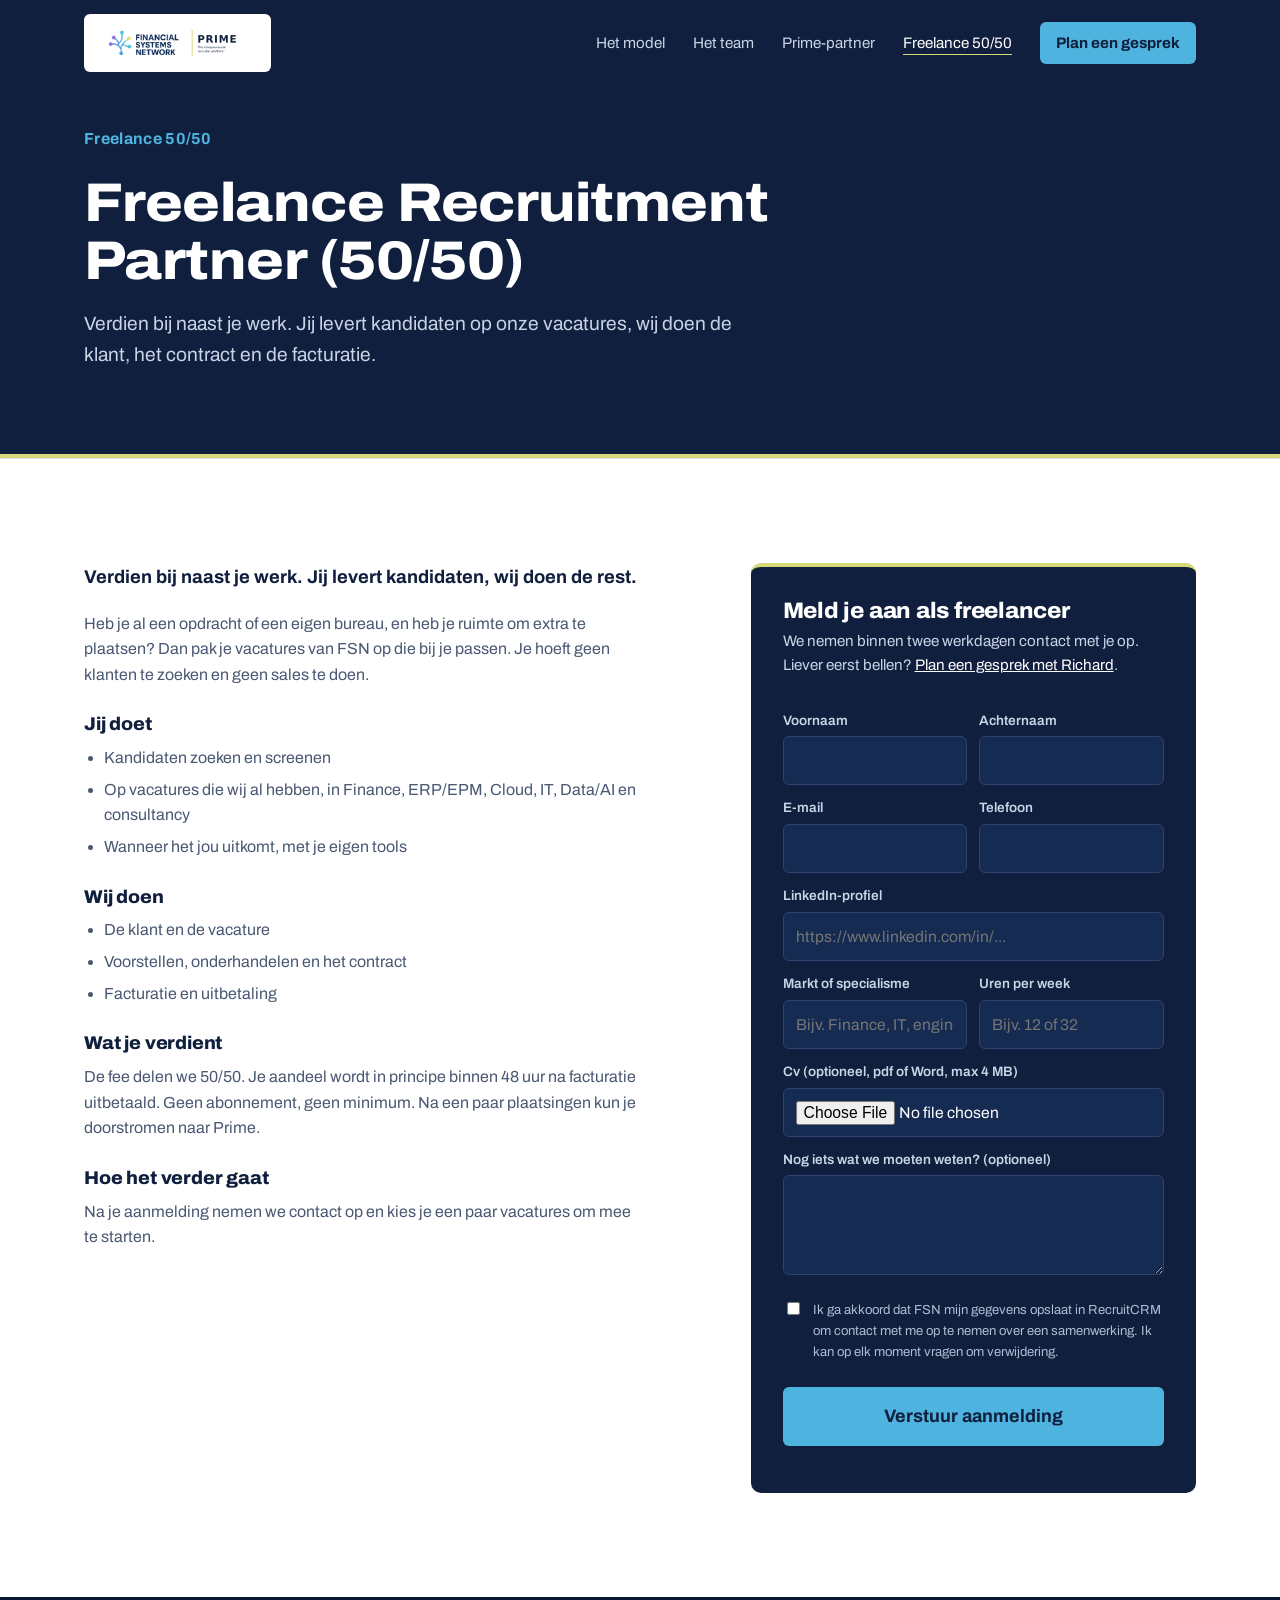
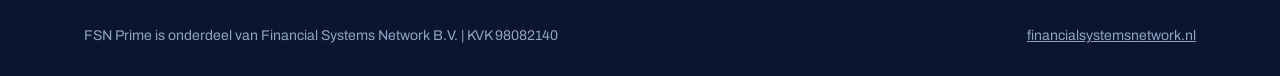
<file: freelance.html>
<!doctype html>
<html lang="nl">
<head>
<meta charset="utf-8">
<meta name="viewport" content="width=device-width, initial-scale=1">
<title>Freelance 50/50 | FSN Prime</title>
<meta name="description" content="Werk als freelance recruiter op FSN-vacatures en deel de fee 50/50. Jij levert kandidaten, wij doen de rest.">
<meta property="og:title" content="FSN Prime | Own your book. Grow your share.">
<meta property="og:description" content="Bouw je eigen recruitmentbusiness, zonder alles zelf op te bouwen.">
<meta property="og:image" content="assets/team.jpg">
<link rel="icon" href="/assets/favicon.png">
<link rel="preconnect" href="https://fonts.googleapis.com">
<link rel="preconnect" href="https://fonts.gstatic.com" crossorigin>
<link href="https://fonts.googleapis.com/css2?family=Archivo:wdth,wght@62..125,400..800&display=swap" rel="stylesheet">
<link rel="stylesheet" href="/assets/style.css">
</head>
<body>

<div class="site-nav">
  <div class="wrap">
    <div class="topbar">
      <a class="lockup" href="/" aria-label="FSN Prime, naar boven"><img src="/assets/fsn-prime-lockup.png" alt="Financial Systems Network | PRIME"></a>
      <button class="menu-toggle" type="button" aria-expanded="false" aria-controls="hoofdmenu" aria-label="Menu openen"><span></span><span></span><span></span></button>
      <nav id="hoofdmenu" aria-label="Hoofdmenu">
        <a href="/#model">Het model</a>
        <a href="/#leaders">Het team</a>
        <a href="/prime-partner">Prime-partner</a>
        <a href="/freelance" class="active" aria-current="page">Freelance 50/50</a>
        <a class="nav-cta" href="https://scheduler.recruitcrm.io/scheduler?config_id=fa96d1b8-2f5f-4f34-b53d-71d1555472fd" target="_blank" rel="noopener">Plan een gesprek</a>
      </nav>
    </div>
  </div>
</div>

<header class="page-hero">
  <div class="wrap">
    <div class="intro-wrap">
      <p class="campaign">Freelance 50/50</p>
      <h1>Freelance Recruitment Partner (50/50)</h1>
      <p class="lead">Verdien bij naast je werk. Jij levert kandidaten op onze vacatures, wij doen de klant, het contract en de facturatie.</p>
    </div>
  </div>
</header>

<main>
<section class="join" aria-label="Partnertekst en aanmelden">
  <div class="wrap join-grid" style="margin-top:0">
    <article class="jd">
          <p class="intro">Verdien bij naast je werk. Jij levert kandidaten, wij doen de rest.</p>
          <p>Heb je al een opdracht of een eigen bureau, en heb je ruimte om extra te plaatsen? Dan pak je vacatures van FSN op die bij je passen. Je hoeft geen klanten te zoeken en geen sales te doen.</p>
          <h3>Jij doet</h3>
          <ul>
            <li>Kandidaten zoeken en screenen</li>
            <li>Op vacatures die wij al hebben, in Finance, ERP/EPM, Cloud, IT, Data/AI en consultancy</li>
            <li>Wanneer het jou uitkomt, met je eigen tools</li>
          </ul>
          <h3>Wij doen</h3>
          <ul>
            <li>De klant en de vacature</li>
            <li>Voorstellen, onderhandelen en het contract</li>
            <li>Facturatie en uitbetaling</li>
          </ul>
          <h3>Wat je verdient</h3>
          <p>De fee delen we 50/50. Je aandeel wordt in principe binnen 48 uur na facturatie uitbetaald. Geen abonnement, geen minimum. Na een paar plaatsingen kun je doorstromen naar Prime.</p>
          <h3>Hoe het verder gaat</h3>
          <p>Na je aanmelding nemen we contact op en kies je een paar vacatures om mee te starten.</p>
        </article>
    <form class="form-card" id="join-form" novalidate>
        <h3>Meld je aan als freelancer</h3>
        <p class="sub">We nemen binnen twee werkdagen contact met je op. Liever eerst bellen? <a href="https://scheduler.recruitcrm.io/scheduler?config_id=fa96d1b8-2f5f-4f34-b53d-71d1555472fd" target="_blank" rel="noopener" style="color:#fff">Plan een gesprek met Richard</a>.</p>
        <input type="hidden" name="route" value="freelance">
        <div class="row">
          <div><label for="f-first">Voornaam</label><input id="f-first" name="first_name" autocomplete="given-name" required></div>
          <div><label for="f-last">Achternaam</label><input id="f-last" name="last_name" autocomplete="family-name" required></div>
        </div>
        <div class="row">
          <div><label for="f-email">E-mail</label><input id="f-email" name="email" type="email" autocomplete="email" required></div>
          <div><label for="f-phone">Telefoon</label><input id="f-phone" name="phone" type="tel" autocomplete="tel"></div>
        </div>
        <label for="f-li">LinkedIn-profiel</label><input id="f-li" name="linkedin" type="url" placeholder="https://www.linkedin.com/in/...">
        <div class="row">
          <div><label for="f-focus">Markt of specialisme</label><input id="f-focus" name="focus" placeholder="Bijv. Finance, IT, engineering"></div>
          <div><label for="f-hours">Uren per week</label><input id="f-hours" name="hours" inputmode="numeric" placeholder="Bijv. 12 of 32"></div>
        </div>
        <label for="f-cv">Cv (optioneel, pdf of Word, max 4 MB)</label><input id="f-cv" name="cv" type="file" accept=".pdf,.doc,.docx">
        <label for="f-msg">Nog iets wat we moeten weten? (optioneel)</label><textarea id="f-msg" name="message" rows="3"></textarea>
        <input class="hp" name="website" tabindex="-1" autocomplete="off" aria-hidden="true">
        <label class="consent"><input type="checkbox" name="consent" required> Ik ga akkoord dat FSN mijn gegevens opslaat in RecruitCRM om contact met me op te nemen over een samenwerking. Ik kan op elk moment vragen om verwijdering.</label>
        <button class="btn" type="submit">Verstuur aanmelding</button>
        <p class="form-msg" role="status" aria-live="polite"></p>
      </form>
  </div>
</section>
</main>

<footer>
  <div class="wrap">
    <span>FSN Prime is onderdeel van Financial Systems Network B.V. | KVK 98082140</span>
    <a href="https://www.financialsystemsnetwork.nl" target="_blank" rel="noopener">financialsystemsnetwork.nl</a>
  </div>
</footer>
<script src="/assets/form.js"></script>
<script>(function(){var n=document.querySelector('.site-nav');function f(){n.classList.toggle('scrolled',window.scrollY>8);}window.addEventListener('scroll',f,{passive:true});f();})();</script>
<script>(function(){var t=document.querySelector('.menu-toggle'),n=document.querySelector('.site-nav');if(!t)return;function set(o){n.classList.toggle('open',o);t.setAttribute('aria-expanded',o);t.setAttribute('aria-label',o?'Menu sluiten':'Menu openen');}t.addEventListener('click',function(){set(!n.classList.contains('open'));});n.querySelectorAll('nav a').forEach(function(a){a.addEventListener('click',function(){set(false);});});document.addEventListener('keydown',function(e){if(e.key==='Escape')set(false);});})();</script>
</body>
</html>
</file>
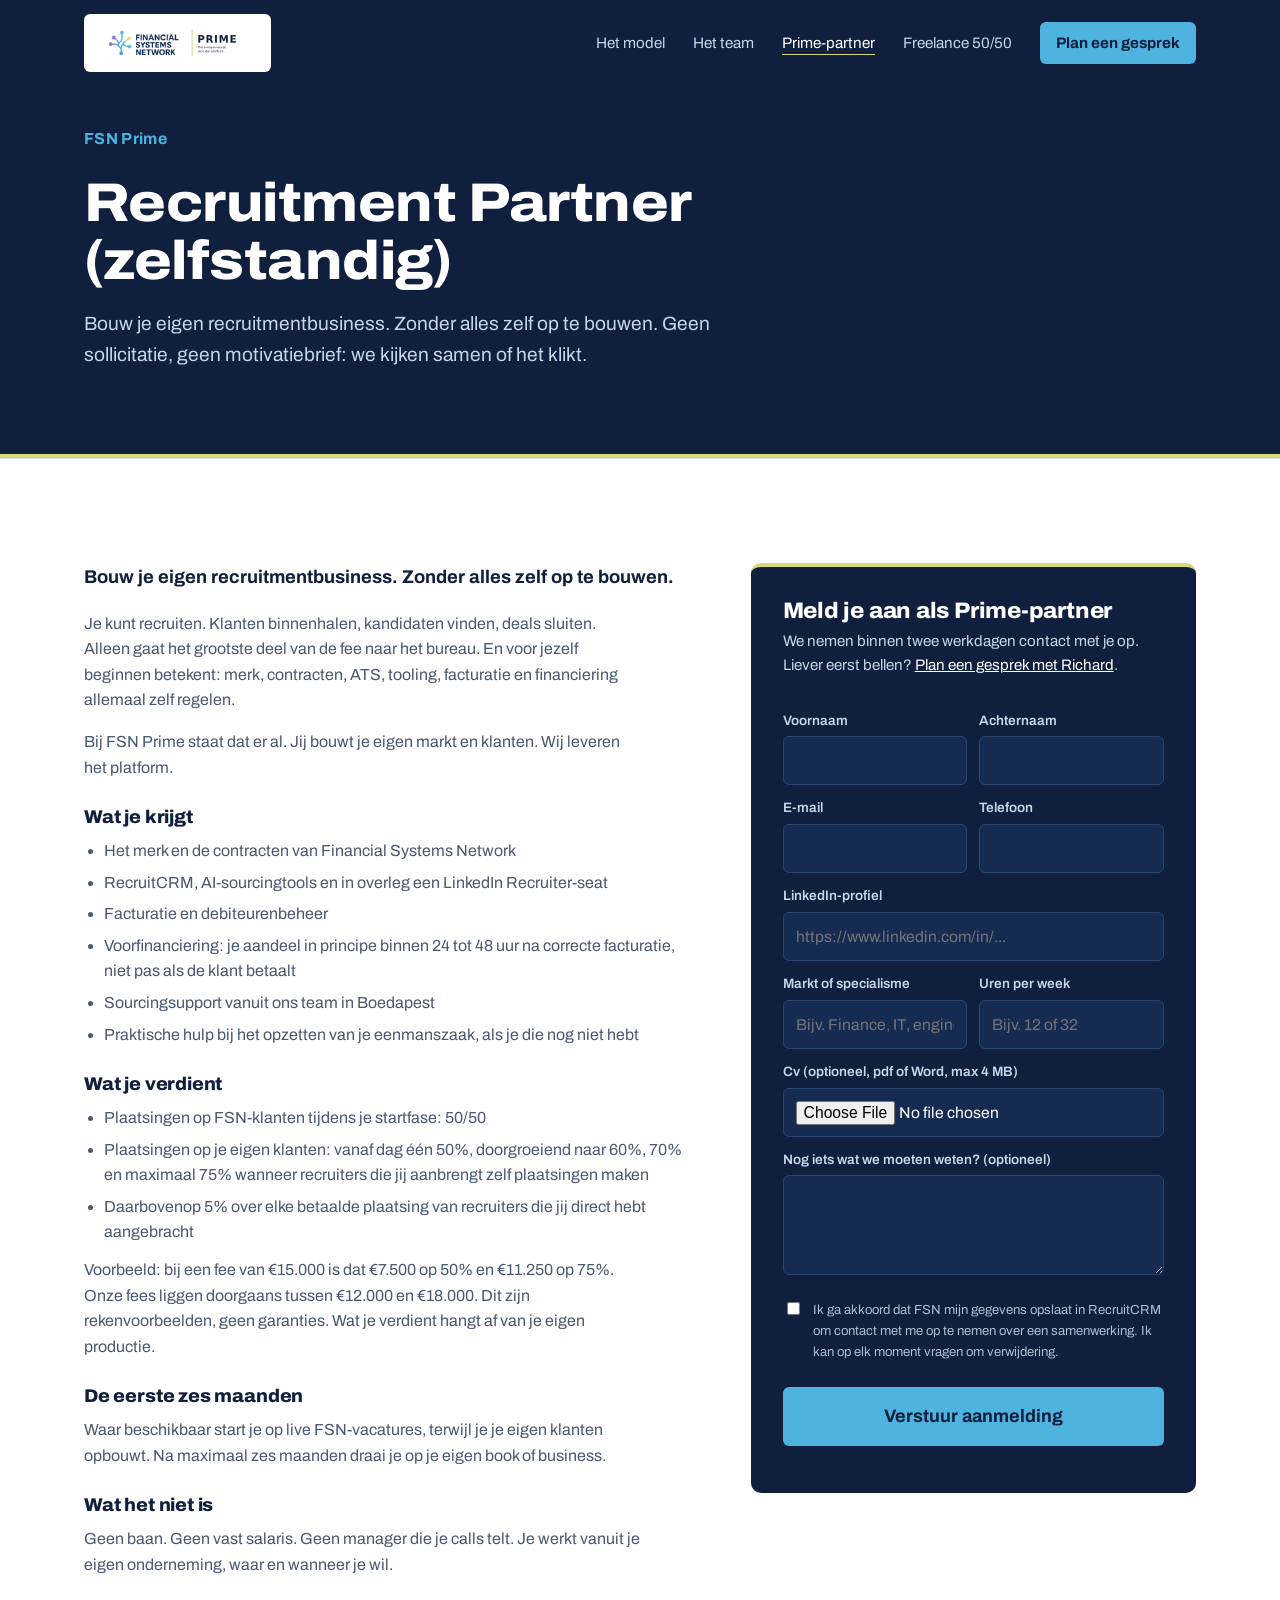
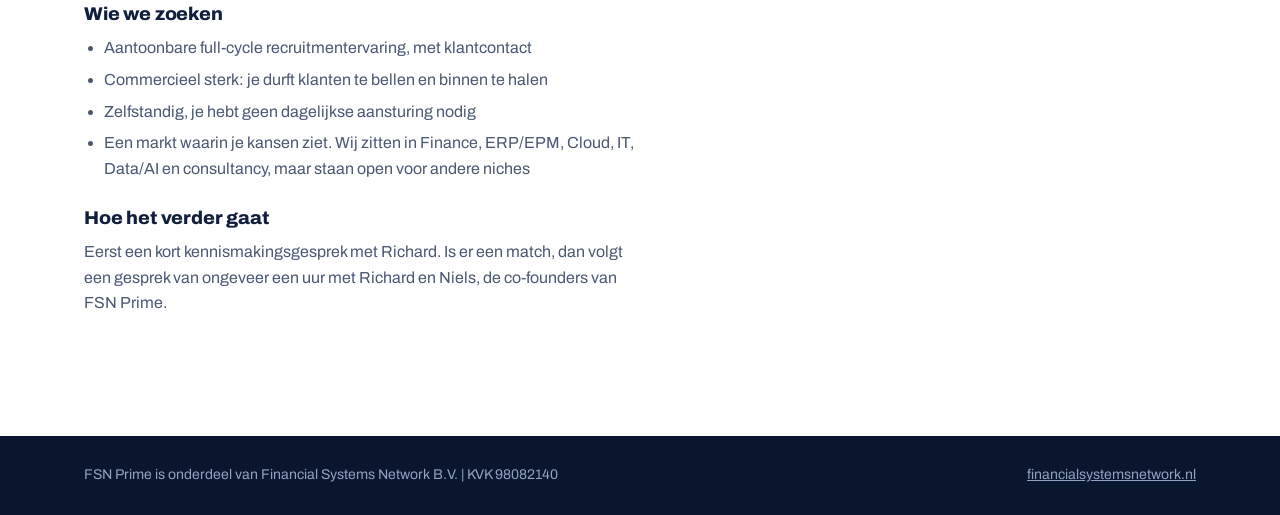
<file: prime-partner.html>
<!doctype html>
<html lang="nl">
<head>
<meta charset="utf-8">
<meta name="viewport" content="width=device-width, initial-scale=1">
<title>Prime-partner worden | FSN Prime</title>
<meta name="description" content="Recruitment Partner (zelfstandig) bij FSN Prime. Bouw je eigen recruitmentbusiness, zonder alles zelf op te bouwen.">
<meta property="og:title" content="FSN Prime | Own your book. Grow your share.">
<meta property="og:description" content="Bouw je eigen recruitmentbusiness, zonder alles zelf op te bouwen.">
<meta property="og:image" content="assets/team.jpg">
<link rel="icon" href="/assets/favicon.png">
<link rel="preconnect" href="https://fonts.googleapis.com">
<link rel="preconnect" href="https://fonts.gstatic.com" crossorigin>
<link href="https://fonts.googleapis.com/css2?family=Archivo:wdth,wght@62..125,400..800&display=swap" rel="stylesheet">
<link rel="stylesheet" href="/assets/style.css">
</head>
<body>

<div class="site-nav">
  <div class="wrap">
    <div class="topbar">
      <a class="lockup" href="/" aria-label="FSN Prime, naar boven"><img src="/assets/fsn-prime-lockup.png" alt="Financial Systems Network | PRIME"></a>
      <button class="menu-toggle" type="button" aria-expanded="false" aria-controls="hoofdmenu" aria-label="Menu openen"><span></span><span></span><span></span></button>
      <nav id="hoofdmenu" aria-label="Hoofdmenu">
        <a href="/#model">Het model</a>
        <a href="/#leaders">Het team</a>
        <a href="/prime-partner" class="active" aria-current="page">Prime-partner</a>
        <a href="/freelance">Freelance 50/50</a>
        <a class="nav-cta" href="https://scheduler.recruitcrm.io/scheduler?config_id=fa96d1b8-2f5f-4f34-b53d-71d1555472fd" target="_blank" rel="noopener">Plan een gesprek</a>
      </nav>
    </div>
  </div>
</div>

<header class="page-hero">
  <div class="wrap">
    <div class="intro-wrap">
      <p class="campaign">FSN Prime</p>
      <h1>Recruitment Partner (zelfstandig)</h1>
      <p class="lead">Bouw je eigen recruitmentbusiness. Zonder alles zelf op te bouwen. Geen sollicitatie, geen motivatiebrief: we kijken samen of het klikt.</p>
    </div>
  </div>
</header>

<main>
<section class="join" aria-label="Partnertekst en aanmelden">
  <div class="wrap join-grid" style="margin-top:0">
    <article class="jd">
          <p class="intro">Bouw je eigen recruitmentbusiness. Zonder alles zelf op te bouwen.</p>
          <p>Je kunt recruiten. Klanten binnenhalen, kandidaten vinden, deals sluiten. Alleen gaat het grootste deel van de fee naar het bureau. En voor jezelf beginnen betekent: merk, contracten, ATS, tooling, facturatie en financiering allemaal zelf regelen.</p>
          <p>Bij FSN Prime staat dat er al. Jij bouwt je eigen markt en klanten. Wij leveren het platform.</p>
          <h3>Wat je krijgt</h3>
          <ul>
            <li>Het merk en de contracten van Financial Systems Network</li>
            <li>RecruitCRM, AI-sourcingtools en in overleg een LinkedIn Recruiter-seat</li>
            <li>Facturatie en debiteurenbeheer</li>
            <li>Voorfinanciering: je aandeel in principe binnen 24 tot 48 uur na correcte facturatie, niet pas als de klant betaalt</li>
            <li>Sourcingsupport vanuit ons team in Boedapest</li>
            <li>Praktische hulp bij het opzetten van je eenmanszaak, als je die nog niet hebt</li>
          </ul>
          <h3>Wat je verdient</h3>
          <ul>
            <li>Plaatsingen op FSN-klanten tijdens je startfase: 50/50</li>
            <li>Plaatsingen op je eigen klanten: vanaf dag één 50%, doorgroeiend naar 60%, 70% en maximaal 75% wanneer recruiters die jij aanbrengt zelf plaatsingen maken</li>
            <li>Daarbovenop 5% over elke betaalde plaatsing van recruiters die jij direct hebt aangebracht</li>
          </ul>
          <p style="margin-top:12px">Voorbeeld: bij een fee van €15.000 is dat €7.500 op 50% en €11.250 op 75%. Onze fees liggen doorgaans tussen €12.000 en €18.000. Dit zijn rekenvoorbeelden, geen garanties. Wat je verdient hangt af van je eigen productie.</p>
          <h3>De eerste zes maanden</h3>
          <p>Waar beschikbaar start je op live FSN-vacatures, terwijl je je eigen klanten opbouwt. Na maximaal zes maanden draai je op je eigen book of business.</p>
          <h3>Wat het niet is</h3>
          <p>Geen baan. Geen vast salaris. Geen manager die je calls telt. Je werkt vanuit je eigen onderneming, waar en wanneer je wil.</p>
          <h3>Wie we zoeken</h3>
          <ul>
            <li>Aantoonbare full-cycle recruitmentervaring, met klantcontact</li>
            <li>Commercieel sterk: je durft klanten te bellen en binnen te halen</li>
            <li>Zelfstandig, je hebt geen dagelijkse aansturing nodig</li>
            <li>Een markt waarin je kansen ziet. Wij zitten in Finance, ERP/EPM, Cloud, IT, Data/AI en consultancy, maar staan open voor andere niches</li>
          </ul>
          <h3>Hoe het verder gaat</h3>
          <p>Eerst een kort kennismakingsgesprek met Richard. Is er een match, dan volgt een gesprek van ongeveer een uur met Richard en Niels, de co-founders van FSN Prime.</p>
        </article>
    <form class="form-card" id="join-form" novalidate>
        <h3>Meld je aan als Prime-partner</h3>
        <p class="sub">We nemen binnen twee werkdagen contact met je op. Liever eerst bellen? <a href="https://scheduler.recruitcrm.io/scheduler?config_id=fa96d1b8-2f5f-4f34-b53d-71d1555472fd" target="_blank" rel="noopener" style="color:#fff">Plan een gesprek met Richard</a>.</p>
        <input type="hidden" name="route" value="prime">
        <div class="row">
          <div><label for="f-first">Voornaam</label><input id="f-first" name="first_name" autocomplete="given-name" required></div>
          <div><label for="f-last">Achternaam</label><input id="f-last" name="last_name" autocomplete="family-name" required></div>
        </div>
        <div class="row">
          <div><label for="f-email">E-mail</label><input id="f-email" name="email" type="email" autocomplete="email" required></div>
          <div><label for="f-phone">Telefoon</label><input id="f-phone" name="phone" type="tel" autocomplete="tel"></div>
        </div>
        <label for="f-li">LinkedIn-profiel</label><input id="f-li" name="linkedin" type="url" placeholder="https://www.linkedin.com/in/...">
        <div class="row">
          <div><label for="f-focus">Markt of specialisme</label><input id="f-focus" name="focus" placeholder="Bijv. Finance, IT, engineering"></div>
          <div><label for="f-hours">Uren per week</label><input id="f-hours" name="hours" inputmode="numeric" placeholder="Bijv. 12 of 32"></div>
        </div>
        <label for="f-cv">Cv (optioneel, pdf of Word, max 4 MB)</label><input id="f-cv" name="cv" type="file" accept=".pdf,.doc,.docx">
        <label for="f-msg">Nog iets wat we moeten weten? (optioneel)</label><textarea id="f-msg" name="message" rows="3"></textarea>
        <input class="hp" name="website" tabindex="-1" autocomplete="off" aria-hidden="true">
        <label class="consent"><input type="checkbox" name="consent" required> Ik ga akkoord dat FSN mijn gegevens opslaat in RecruitCRM om contact met me op te nemen over een samenwerking. Ik kan op elk moment vragen om verwijdering.</label>
        <button class="btn" type="submit">Verstuur aanmelding</button>
        <p class="form-msg" role="status" aria-live="polite"></p>
      </form>
  </div>
</section>
</main>

<footer>
  <div class="wrap">
    <span>FSN Prime is onderdeel van Financial Systems Network B.V. | KVK 98082140</span>
    <a href="https://www.financialsystemsnetwork.nl" target="_blank" rel="noopener">financialsystemsnetwork.nl</a>
  </div>
</footer>
<script src="/assets/form.js"></script>
<script>(function(){var n=document.querySelector('.site-nav');function f(){n.classList.toggle('scrolled',window.scrollY>8);}window.addEventListener('scroll',f,{passive:true});f();})();</script>
<script>(function(){var t=document.querySelector('.menu-toggle'),n=document.querySelector('.site-nav');if(!t)return;function set(o){n.classList.toggle('open',o);t.setAttribute('aria-expanded',o);t.setAttribute('aria-label',o?'Menu sluiten':'Menu openen');}t.addEventListener('click',function(){set(!n.classList.contains('open'));});n.querySelectorAll('nav a').forEach(function(a){a.addEventListener('click',function(){set(false);});});document.addEventListener('keydown',function(e){if(e.key==='Escape')set(false);});})();</script>
</body>
</html>
</file>
<file: assets/style.css>
:root{
  --navy:#0F1F3D; --navy-2:#162B52; --sky:#4FB3E0; --violet:#8B7BD8; --green:#7FAD57; --gold:#D1A637;
  --line:#D7D977; --ink:#0F1F3D; --muted:#4A5873; --mist:#EEF3F8; --paper:#FFFFFF; --rule:#D5DDE8;
  --wrap:1160px;
}
*{box-sizing:border-box}
html{scroll-behavior:smooth}
@media (prefers-reduced-motion:reduce){html{scroll-behavior:auto}}
body{margin:0;font-family:"Archivo",system-ui,sans-serif;font-variation-settings:"wdth" 100;color:var(--ink);background:var(--paper);font-size:18px;line-height:1.6;-webkit-font-smoothing:antialiased}
img{max-width:100%;display:block}
a{color:inherit}
a:focus-visible,button:focus-visible{outline:3px solid var(--sky);outline-offset:3px;border-radius:4px}
.wrap{max-width:var(--wrap);margin:0 auto;padding:0 24px}
h1,h2,h3{font-weight:800;line-height:1.08;letter-spacing:-.01em;margin:0}
h1{font-size:clamp(2.3rem,5.2vw,4.3rem);font-variation-settings:"wdth" 112}
h2{font-size:clamp(1.9rem,3.6vw,2.9rem);font-variation-settings:"wdth" 108;max-width:20ch}
h3{font-size:1.25rem;font-variation-settings:"wdth" 104}
p{margin:0 0 1em;max-width:62ch}
.lead{font-size:1.2rem;color:var(--muted)}
section{padding:104px 0}
.prime-label{font-size:.78rem;letter-spacing:.22em;text-transform:uppercase;font-weight:700;color:var(--sky);margin:0 0 18px}

/* header + hero */
.hero{background:var(--navy);color:#fff;position:relative;border-bottom:4px solid var(--line)}
.topbar{display:flex;justify-content:space-between;align-items:center;padding:22px 0}
.lockup{background:#fff;padding:10px 16px;border-radius:6px;display:inline-block}
.lockup img{height:44px;width:auto}
.topbar nav{display:flex;gap:28px;font-size:.95rem;align-items:center}
.topbar nav a{text-decoration:none;color:#C9D4E6}
.topbar nav a:hover{color:#fff}
.btn{display:inline-block;background:var(--sky);color:var(--navy);font-weight:700;text-decoration:none;padding:15px 26px;border-radius:6px;font-size:1rem}
.btn:hover{background:#6CC2E8}
.btn.ghost{background:transparent;color:#fff;box-shadow:inset 0 0 0 2px #3A5584}
.btn.ghost:hover{box-shadow:inset 0 0 0 2px var(--sky)}
.btn.violet{background:var(--violet);color:#fff}
.btn.violet:hover{background:#9C8EE0}
.btn.line{background:transparent;color:var(--navy);box-shadow:inset 0 0 0 2px var(--rule)}
.btn.line:hover{box-shadow:inset 0 0 0 2px var(--navy)}
.way-ctas{display:flex;gap:10px;flex-wrap:wrap;margin-top:22px}
.way-ctas .btn{padding:13px 20px;font-size:.95rem}
.nav-cta{background:var(--sky);color:var(--navy)!important;padding:9px 16px;border-radius:6px;font-weight:700}
.hero-grid{display:grid;grid-template-columns:1.15fr .85fr;gap:56px;align-items:end;padding:56px 0 0}
.hero-copy{padding-bottom:88px}
.hero-copy .lead{color:#C9D4E6;margin-top:24px;font-size:1.25rem}
.hero-ctas{display:flex;gap:14px;flex-wrap:wrap;margin-top:34px}
.hero-photo{align-self:stretch;display:flex;align-items:flex-end}
.hero-photo img{width:100%;height:auto;max-height:600px;object-fit:cover;object-position:center 30%;border-radius:8px 8px 0 0}
.campaign{font-size:1rem;color:var(--sky);font-weight:700;letter-spacing:.02em;margin-bottom:22px}

/* problem */
.problem-grid{display:grid;grid-template-columns:1fr 1fr;gap:72px;align-items:start}
.burden{list-style:none;padding:0;margin:8px 0 0;border-top:1px solid var(--rule)}
.burden li{display:flex;justify-content:space-between;gap:16px;padding:14px 0;border-bottom:1px solid var(--rule)}
.burden span:last-child{color:var(--muted);text-align:right}
.stat{margin-top:40px;padding:28px 0 0;border-top:1px solid var(--rule)}
.stat strong{display:block;font-size:3.4rem;line-height:1;font-variation-settings:"wdth" 118;font-weight:800}
.stat small{color:var(--muted);font-size:.9rem}

/* two ways */
.ways{background:var(--mist)}
.ways-grid{display:grid;grid-template-columns:1fr 1fr;gap:28px;margin-top:48px}
.way{background:#fff;border-radius:8px;padding:36px;border-top:6px solid var(--sky);display:flex;flex-direction:column}
.way.free{border-top-color:var(--violet)}
.way-tag{font-size:.78rem;letter-spacing:.2em;text-transform:uppercase;font-weight:700;color:var(--sky);margin:0 0 8px}
.way.free .way-tag{color:var(--violet)}
.way h3{font-size:1.6rem}
.big{margin:22px 0 26px;padding:22px 0;border-top:1px solid var(--rule);border-bottom:1px solid var(--rule)}
.big b{display:block;font-size:clamp(3rem,6vw,4.6rem);line-height:1;font-weight:800;font-variation-settings:"wdth" 120;color:var(--navy)}
.big span{display:block;margin-top:8px;color:var(--muted);font-size:1.02rem}
.split{display:grid;grid-template-columns:1fr 1fr;gap:24px}
.split h4{margin:0 0 8px;font-size:.82rem;letter-spacing:.14em;text-transform:uppercase;color:var(--muted)}
.split ul{padding:0;margin:0;list-style:none}
.split li{padding:7px 0 7px 18px;position:relative;font-size:.98rem;line-height:1.4}
.split li::before{content:"";position:absolute;left:0;top:14px;width:8px;height:8px;border-radius:50%;background:var(--sky)}
.way.free .split li::before{background:var(--violet)}
.fit{margin:26px 0 0;padding-top:20px;border-top:1px solid var(--rule);font-size:.98rem;color:var(--muted);margin-top:auto}
.fit strong{color:var(--ink)}
.ways-note{margin-top:22px;font-size:.92rem;color:var(--muted);max-width:80ch}

/* model */
.model-head{display:grid;grid-template-columns:1fr 1fr;gap:72px;align-items:end}
.ladder{margin-top:56px;display:grid;grid-template-columns:repeat(4,minmax(0,1fr));gap:14px;align-items:end;height:340px}
.step{background:var(--navy);color:#fff;border-radius:8px 8px 0 0;padding:20px;display:flex;flex-direction:column;justify-content:space-between}
.step:nth-child(1){height:54%;background:#2A4472}
.step:nth-child(2){height:66%;background:#1F3866}
.step:nth-child(3){height:80%;background:#172D57}
.step:nth-child(4){height:100%}
.step b{font-size:clamp(2rem,4.4vw,3.6rem);line-height:1;font-variation-settings:"wdth" 120}
.step span{font-size:.92rem;color:#C9D4E6}
.ladder-base{border-top:4px solid var(--line);padding-top:14px;color:var(--muted);font-size:.95rem}
.facts{display:grid;grid-template-columns:repeat(3,1fr);gap:40px;margin-top:64px}
.facts h3{margin-bottom:10px}
.facts p{color:var(--muted);font-size:1rem}
.example{margin-top:56px;background:var(--mist);border-radius:8px;padding:30px 34px;display:grid;grid-template-columns:auto 1fr;gap:28px;align-items:center}
.example table{border-collapse:collapse;width:100%;font-size:1rem}
.example td{padding:8px 0;border-bottom:1px solid var(--rule)}
.example td:last-child{text-align:right;font-weight:700}
.example .note{font-size:.88rem;color:var(--muted);margin:10px 0 0}

/* infrastructure */
.infra{background:var(--navy);color:#fff}
.infra .lead{color:#C9D4E6}
.infra-grid{display:grid;grid-template-columns:repeat(3,1fr);gap:0;margin-top:48px;border-top:1px solid #2C4470}
.infra-grid div{padding:26px 26px 26px 0;border-bottom:1px solid #2C4470}
.infra-grid h3{font-size:1.1rem;margin-bottom:6px}
.infra-grid p{color:#AEBCD3;font-size:.98rem;margin:0}

/* compare */
.compare-wrap{overflow-x:auto;margin-top:44px}
table.compare{border-collapse:collapse;width:100%;min-width:720px;font-size:1rem}
.compare th,.compare td{text-align:left;padding:18px 20px;border-bottom:1px solid var(--rule);vertical-align:top}
.compare thead th{font-size:1.05rem;font-variation-settings:"wdth" 108}
.compare tbody th{font-weight:700;width:22%;color:var(--muted)}
.compare .us{background:#F1F8FC}
.compare thead .us{background:var(--navy);color:#fff;border-radius:8px 8px 0 0}
.together{margin-top:56px;display:grid;grid-template-columns:repeat(3,1fr);gap:40px}
.together h3{margin-bottom:8px}
.together p{color:var(--muted);font-size:1rem}

/* story */
.story{padding-bottom:0}
.story-grid{display:grid;grid-template-columns:1.1fr .9fr;gap:64px;align-items:center}
.story-grid img{width:100%;height:auto;border-radius:8px}
.story-grid figcaption{font-size:.88rem;color:var(--muted);margin-top:10px}
.story-copy p{font-size:1.12rem}
.sign{font-weight:700;margin-top:6px}
.sign span{display:block;font-weight:400;color:var(--muted);font-size:.95rem}

/* team */
.leaders{background:var(--mist)}
.team-grid{display:grid;grid-template-columns:repeat(4,minmax(0,1fr));gap:28px;margin-top:48px}
.member img{width:100%;aspect-ratio:4/5;height:auto;object-fit:cover;object-position:center top;border-radius:8px;margin-bottom:18px}
.member h3{font-size:1.3rem}
.member .role{color:var(--sky);font-weight:700;margin:4px 0 10px;font-size:.92rem}
.member p{font-size:.98rem;color:var(--muted)}
.member a{font-weight:700;color:var(--navy);font-size:.95rem}
.member .quote{color:var(--ink);font-style:italic;border-left:3px solid var(--line);padding-left:12px}
.team-sub{margin:64px 0 0;padding-top:18px;border-top:1px solid var(--rule);font-size:.8rem;letter-spacing:.18em;text-transform:uppercase;font-weight:700;color:var(--muted)}

/* samen photo */
.samen-photo{margin-top:56px;display:grid;grid-template-columns:1fr 1fr;gap:48px;align-items:center}
.samen-photo img{width:100%;height:auto;border-radius:8px}
.samen-photo .together{margin-top:0;grid-template-columns:1fr;gap:24px}

/* steps */
.start-steps{list-style:none;padding:0;margin:48px 0 0;display:grid;grid-template-columns:repeat(4,1fr);gap:28px;counter-reset:s}
.start-steps li{counter-increment:s;border-top:4px solid var(--navy);padding-top:18px}
.start-steps li::before{content:counter(s);display:block;font-weight:800;font-size:2.2rem;font-variation-settings:"wdth" 120;color:var(--sky);line-height:1;margin-bottom:12px}
.start-steps p{font-size:1rem;color:var(--muted)}
.not{margin-top:72px;display:grid;grid-template-columns:1fr 2fr;gap:56px;border-top:1px solid var(--rule);padding-top:48px}
.not ul{margin:0;padding-left:20px;color:var(--muted)}
.not li{margin-bottom:8px}

/* faq */
.faq details{border-bottom:1px solid var(--rule);padding:20px 0}
.faq summary{cursor:pointer;font-weight:700;font-size:1.1rem;list-style:none;display:flex;justify-content:space-between;gap:20px}
.faq summary::-webkit-details-marker{display:none}
.faq summary::after{content:"+";color:var(--sky);font-size:1.5rem;line-height:1}
.faq details[open] summary::after{content:"−"}
.faq details p{margin:14px 0 0;color:var(--muted)}
.faq-grid{display:grid;grid-template-columns:1fr 1.6fr;gap:72px}

/* cta */
.cta{background:var(--navy);color:#fff;border-top:4px solid var(--line)}
.cta-grid{display:grid;grid-template-columns:1.3fr 1fr;gap:56px;align-items:center}
.cta .lead{color:#C9D4E6}
.contact-list{list-style:none;padding:0;margin:0}
.contact-list li{padding:14px 0;border-bottom:1px solid #2C4470}
.contact-list span{display:block;font-size:.85rem;color:#8FA2C2}
.contact-list a{text-decoration:none;font-weight:700;overflow-wrap:anywhere}
.contact-list a:hover{color:var(--sky)}
footer{background:#0A162D;color:#8FA2C2;font-size:.88rem;padding:28px 0}
footer .wrap{display:flex;justify-content:space-between;gap:20px;flex-wrap:wrap}
footer img{height:28px}

/* aanmelden */
.join{background:#fff;border-top:1px solid var(--rule)}
.join-grid{display:grid;grid-template-columns:1.15fr .85fr;gap:64px;align-items:start;margin-top:40px}
.tabs{display:inline-flex;background:var(--mist);border-radius:8px;padding:4px;gap:4px;margin-bottom:28px}
.tabs button{font:inherit;font-weight:700;font-size:.95rem;border:0;background:transparent;color:var(--muted);padding:10px 18px;border-radius:6px;cursor:pointer}
.tabs button[aria-selected="true"]{background:#fff;color:var(--navy);box-shadow:0 1px 3px rgba(15,31,61,.12)}
.jd h3{font-size:1.15rem;margin:28px 0 10px}
.jd p,.jd li{color:var(--muted);font-size:1rem}
.jd ul{padding-left:20px;margin:0}
.jd li{margin-bottom:6px}
.jd .intro{font-size:1.15rem;color:var(--ink);font-weight:700}
.form-card{background:var(--navy);color:#fff;border-radius:10px;padding:32px;position:sticky;top:24px;border-top:4px solid var(--line)}
.form-card h3{font-size:1.4rem;margin-bottom:6px}
.form-card .sub{color:#C9D4E6;font-size:.95rem;margin-bottom:20px}
.form-card label{display:block;font-size:.85rem;color:#C9D4E6;margin:12px 0 5px;font-weight:600}
.form-card input,.form-card textarea,.form-card select{width:100%;font:inherit;font-size:.98rem;padding:11px 12px;border-radius:6px;border:1px solid #2C4470;background:#162B52;color:#fff}
.form-card input:focus,.form-card textarea:focus{outline:2px solid var(--sky);border-color:var(--sky)}
.form-card .row{display:grid;grid-template-columns:1fr 1fr;gap:12px}
.form-card .consent{display:flex;gap:10px;align-items:flex-start;font-size:.82rem;color:#AEBCD3;margin-top:16px;font-weight:400}
.form-card .consent input{width:auto;margin-top:3px}
.form-card button[type=submit]{margin-top:20px;width:100%;border:0;cursor:pointer;font:inherit;font-weight:700}
.form-card .hp{position:absolute;left:-9999px}
.form-msg{margin-top:14px;font-size:.95rem}
.form-msg.ok{color:var(--line)}
.form-msg.err{color:#F3A6A6}
.form-msg a{color:#fff}


@media (max-width:900px){
  section{padding:72px 0}
  .topbar nav{display:none}
  .hero-grid,.problem-grid,.model-head,.ways-grid,.story-grid,.samen-photo,.cta-grid,.faq-grid,.not,.join-grid{grid-template-columns:1fr;gap:36px}
  .hero-copy{padding-bottom:0}
  .hero-photo img{max-height:380px}
  .facts,.together,.infra-grid{grid-template-columns:1fr;gap:24px}
  .start-steps{grid-template-columns:1fr 1fr}
  .team-grid{grid-template-columns:1fr 1fr;gap:28px 20px}
  .ladder{height:260px;gap:8px}
  .step{padding:12px}
  .example{grid-template-columns:1fr}
}
@media (max-width:560px){
  body{font-size:17px}
  .lockup img{height:34px}
  .start-steps{grid-template-columns:1fr}
  .split{grid-template-columns:1fr;gap:14px}
  .form-card{padding:24px 18px;position:static}
  .form-card .row{grid-template-columns:1fr;gap:0}
  .way{padding:28px 22px}
  .step span{font-size:.72rem;line-height:1.3}
  .step b{font-size:1.6rem}
  .step{padding:10px 8px}
}

/* subpages */
.page-hero{background:var(--navy);color:#fff;border-bottom:4px solid var(--line)}
.page-hero .intro-wrap{padding:40px 0 64px}
.page-hero h1{font-size:clamp(2rem,4.4vw,3.4rem);max-width:22ch}
.page-hero .lead{color:#C9D4E6;margin-top:18px}
.topbar nav a.active{color:#fff;text-decoration:underline;text-decoration-color:var(--line);text-underline-offset:6px}

/* zwevend menu */
.site-nav{position:sticky;top:0;z-index:50;background:var(--navy);transition:box-shadow .2s}
.site-nav.scrolled{box-shadow:0 2px 16px rgba(5,12,28,.35);border-bottom:1px solid #22365E}
.site-nav .topbar{padding:14px 0}
.site-nav .lockup img{height:38px}
section[id],[id="top"]{scroll-margin-top:96px}
@media (max-width:900px){section[id]{scroll-margin-top:150px}}

/* uitklapmenu mobiel */
.menu-toggle{display:none;background:transparent;border:0;cursor:pointer;width:44px;height:44px;padding:10px;border-radius:6px}
.menu-toggle span{display:block;height:2px;background:#fff;margin:6px 0;border-radius:2px;transition:transform .2s,opacity .2s}
@media (max-width:900px){
  .site-nav .topbar{padding:10px 0;position:relative}
  .site-nav .lockup{padding:6px 10px}
  .site-nav .lockup img{height:30px}
  .menu-toggle{display:block}
  .site-nav nav{display:none}
  .site-nav.open nav{display:flex;flex-direction:column;align-items:stretch;gap:0;position:absolute;left:-24px;right:-24px;top:100%;background:var(--navy);padding:8px 24px 20px;border-top:1px solid #22365E;box-shadow:0 12px 24px rgba(5,12,28,.35)}
  .site-nav.open nav a{padding:14px 0;border-bottom:1px solid #22365E;font-size:1.05rem;color:#fff}
  .site-nav.open nav a.nav-cta{margin-top:16px;border:0;text-align:center;padding:14px;color:var(--navy)!important}
  .site-nav.open .menu-toggle span:nth-child(1){transform:translateY(8px) rotate(45deg)}
  .site-nav.open .menu-toggle span:nth-child(2){opacity:0}
  .site-nav.open .menu-toggle span:nth-child(3){transform:translateY(-8px) rotate(-45deg)}
  section[id]{scroll-margin-top:80px}
}
.member{display:flex;flex-direction:column}
.member a{margin-top:auto;padding-top:8px;align-self:flex-start}

/* ticker */
.ticker{background:#fff;border-bottom:1px solid var(--rule);padding:0}
.ticker-row{display:flex;align-items:center;gap:40px;padding:22px 0;flex-wrap:wrap}
.ticker .tk-stat{display:flex;align-items:baseline;gap:10px}
.ticker .tk-stat b{font-size:2.2rem;font-weight:800;color:var(--navy);font-variation-settings:"wdth" 120;line-height:1}
.ticker .tk-stat span{color:var(--muted);font-weight:600}
.ticker .live{display:inline-flex;align-items:center;gap:8px;font-size:.78rem;letter-spacing:.14em;text-transform:uppercase;font-weight:700;color:var(--muted)}
.ticker .live i{width:9px;height:9px;border-radius:50%;background:var(--green);box-shadow:0 0 0 0 rgba(127,173,87,.6);animation:pulse 2s infinite}
@keyframes pulse{0%{box-shadow:0 0 0 0 rgba(127,173,87,.6)}70%{box-shadow:0 0 0 10px rgba(127,173,87,0)}100%{box-shadow:0 0 0 0 rgba(127,173,87,0)}}
.ticker .upd{margin-left:auto;font-size:.85rem;color:var(--muted)}
@media (max-width:700px){.ticker-row{gap:14px 28px;padding:18px 0}.ticker .live{width:100%}.ticker .upd{width:100%;margin-left:0}.ticker .tk-stat b{font-size:1.8rem}}

.ticker[hidden]{display:none}
</file>
